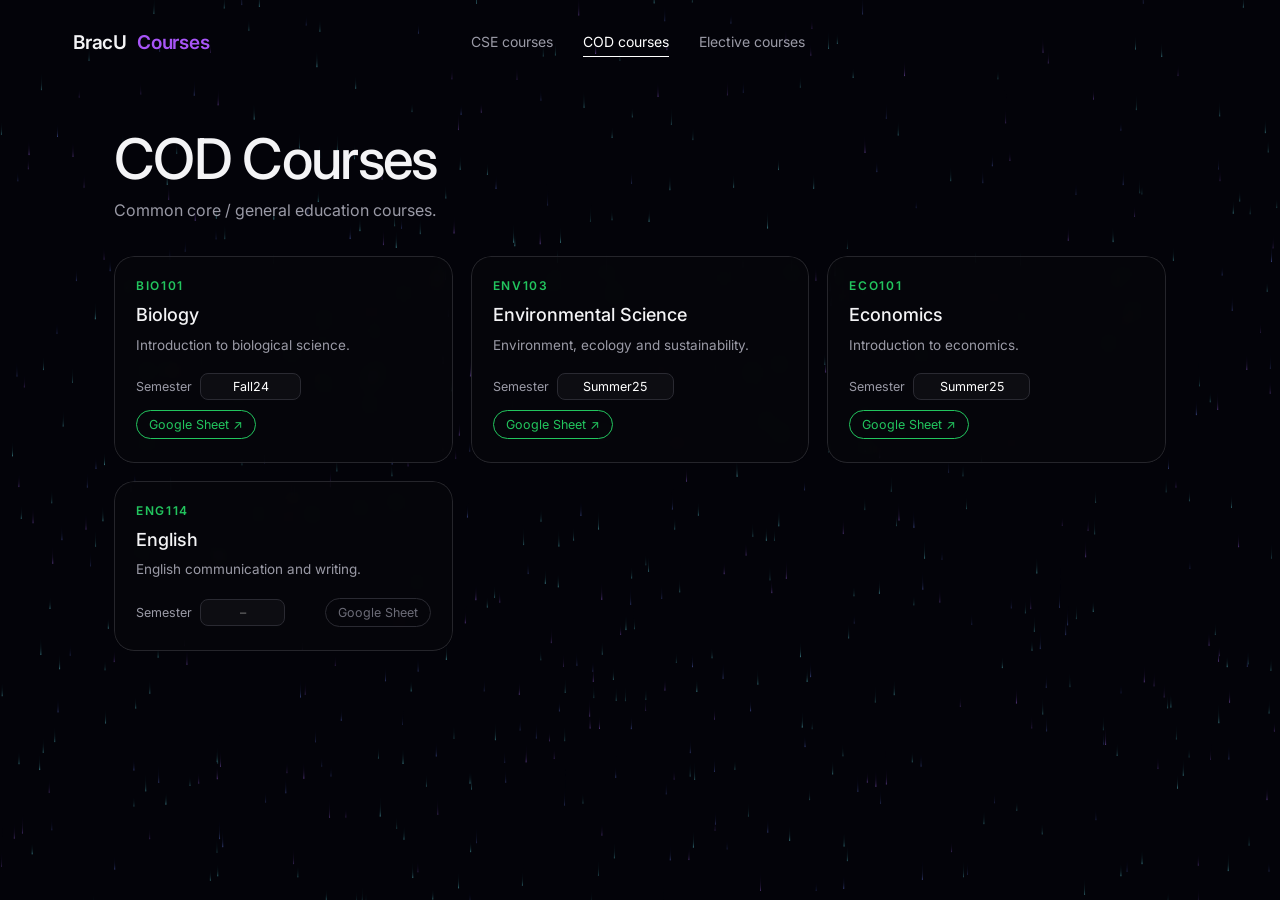
<file: cod.html>
<!doctype html><html lang="en"><head><meta charset="utf-8"><meta name="viewport" content="width=device-width,initial-scale=1">
<title>COD Courses · BracU Courses</title><link rel="preconnect" href="https://fonts.googleapis.com"><link href="https://fonts.googleapis.com/css2?family=Inter:wght@400;500;600&display=swap" rel="stylesheet"><link rel="stylesheet" href="style.css"><script defer src="https://cdn.vercel-insights.com/v1/script.js"></script></head>
<body data-page="cod"><canvas id="fx"></canvas>
<header class="nav"><a class="logo" href="index.html"><b>BracU</b><span>Courses</span></a>
<nav class="tabs"><a href="cse.html" class="">CSE courses</a><a href="cod.html" class="active">COD courses</a><a href="elective.html" class="">Elective courses</a></nav><div class="nav-spacer"></div></header>
<main class="page"><h1>COD Courses</h1><p class="lead" id="lead"></p><div class="grid" id="grid"></div></main>
<script src="courses-data.js"></script><script>document.getElementById('lead').textContent=COURSES['cod'].lead</script><script src="fx.js"></script><script src="nav.js"></script></body></html>
</file>
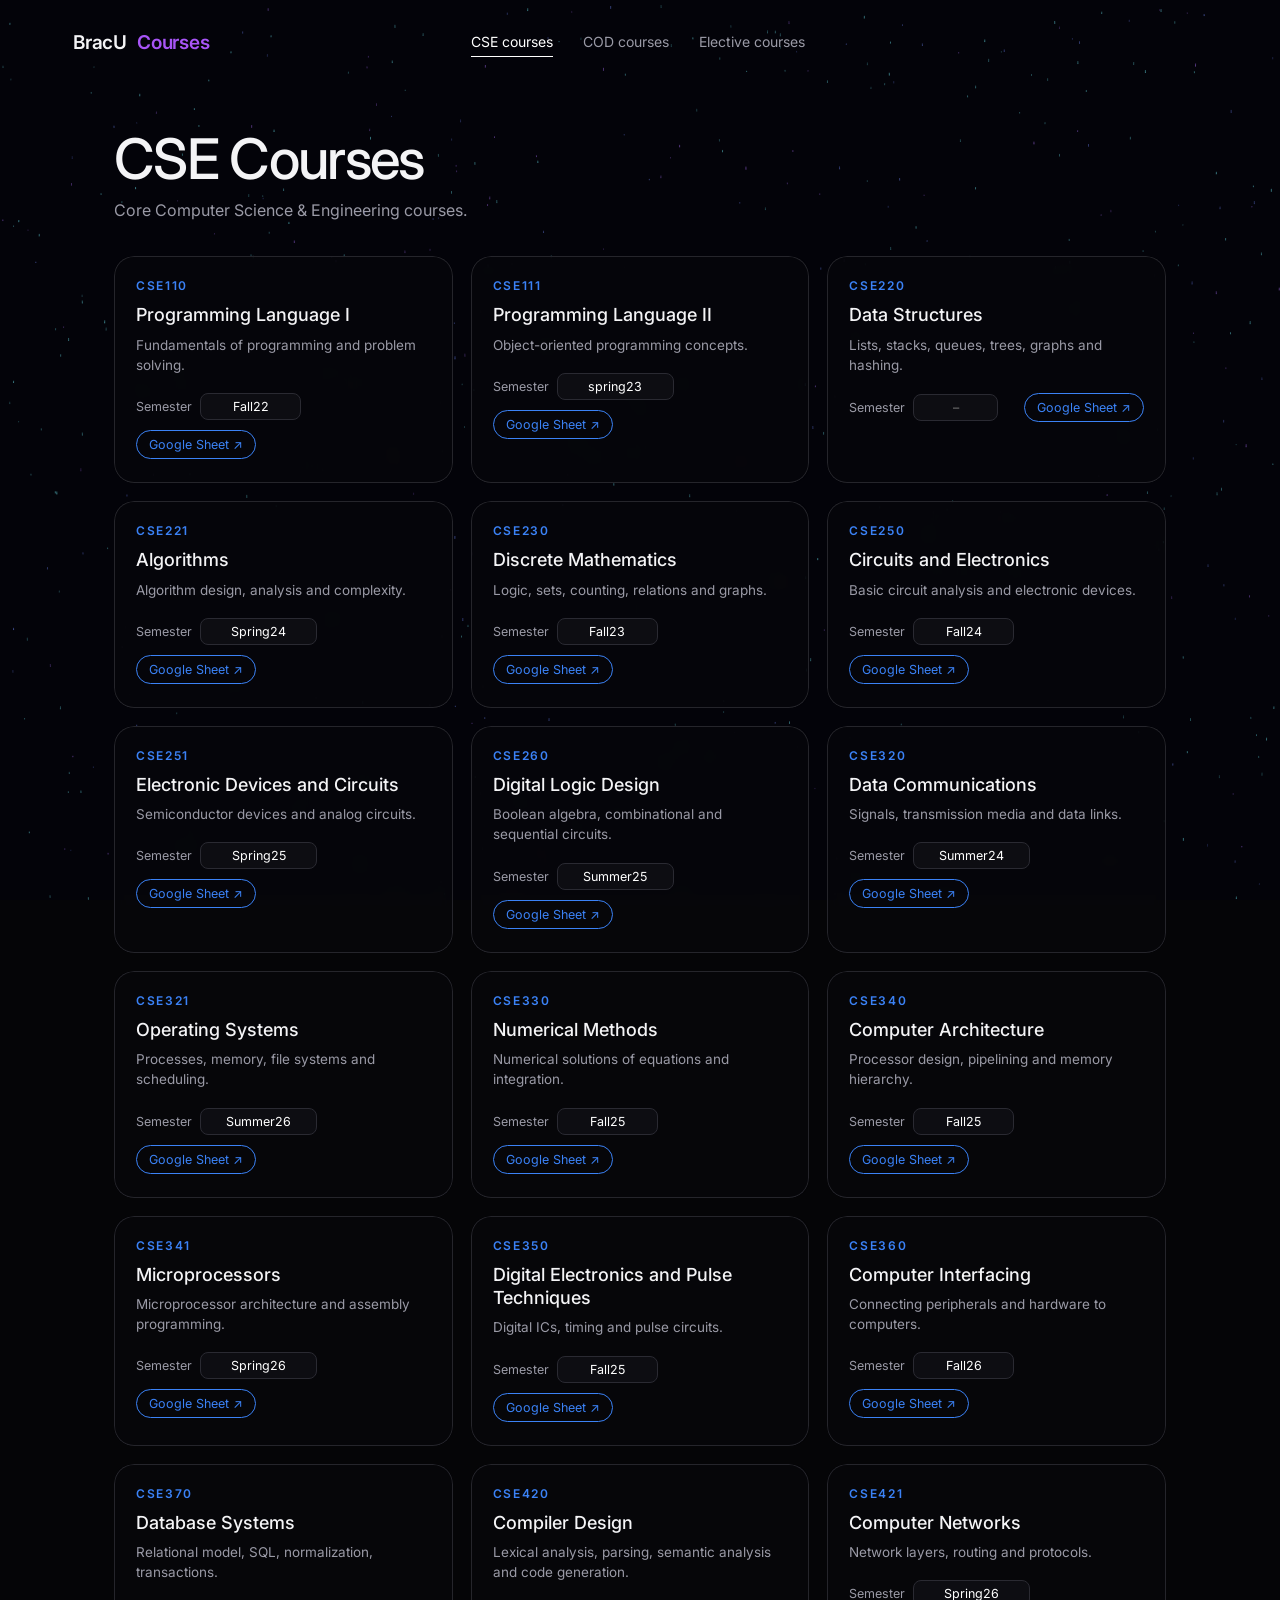
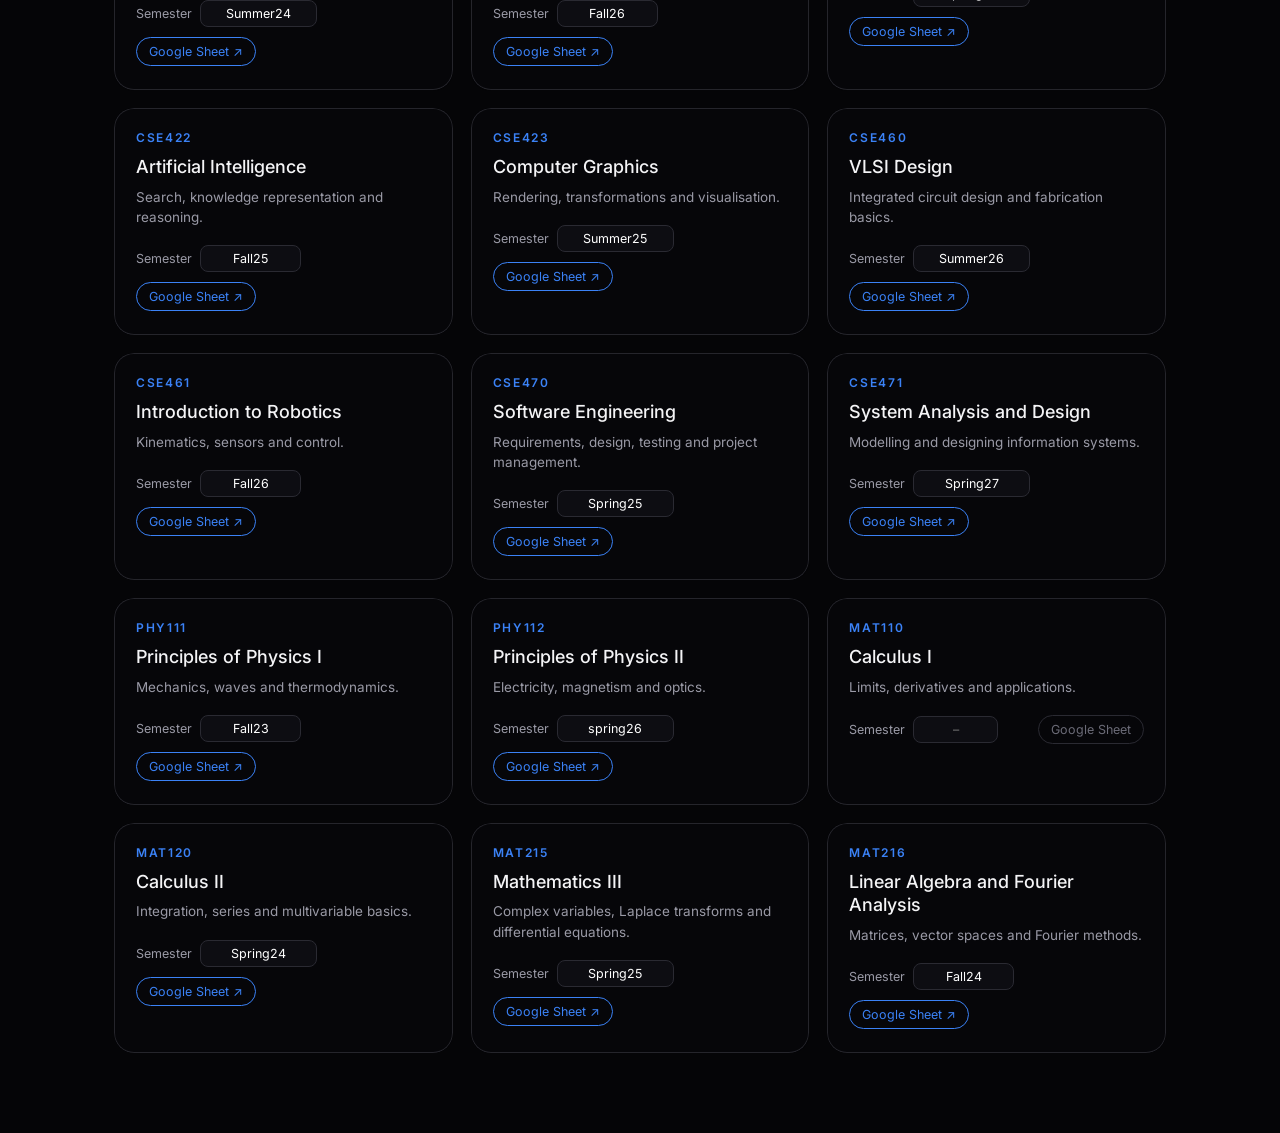
<file: cse.html>
<!doctype html><html lang="en"><head><meta charset="utf-8"><meta name="viewport" content="width=device-width,initial-scale=1">
<title>CSE Courses · BracU Courses</title><link rel="preconnect" href="https://fonts.googleapis.com"><link href="https://fonts.googleapis.com/css2?family=Inter:wght@400;500;600&display=swap" rel="stylesheet"><link rel="stylesheet" href="style.css"><script defer src="https://cdn.vercel-insights.com/v1/script.js"></script></head>
<body data-page="cse"><canvas id="fx"></canvas>
<header class="nav"><a class="logo" href="index.html"><b>BracU</b><span>Courses</span></a>
<nav class="tabs"><a href="cse.html" class="active">CSE courses</a><a href="cod.html" class="">COD courses</a><a href="elective.html" class="">Elective courses</a></nav><div class="nav-spacer"></div></header>
<main class="page"><h1>CSE Courses</h1><p class="lead" id="lead"></p><div class="grid" id="grid"></div></main>
<script src="courses-data.js"></script><script>document.getElementById('lead').textContent=COURSES['cse'].lead</script><script src="fx.js"></script><script src="nav.js"></script></body></html>
</file>
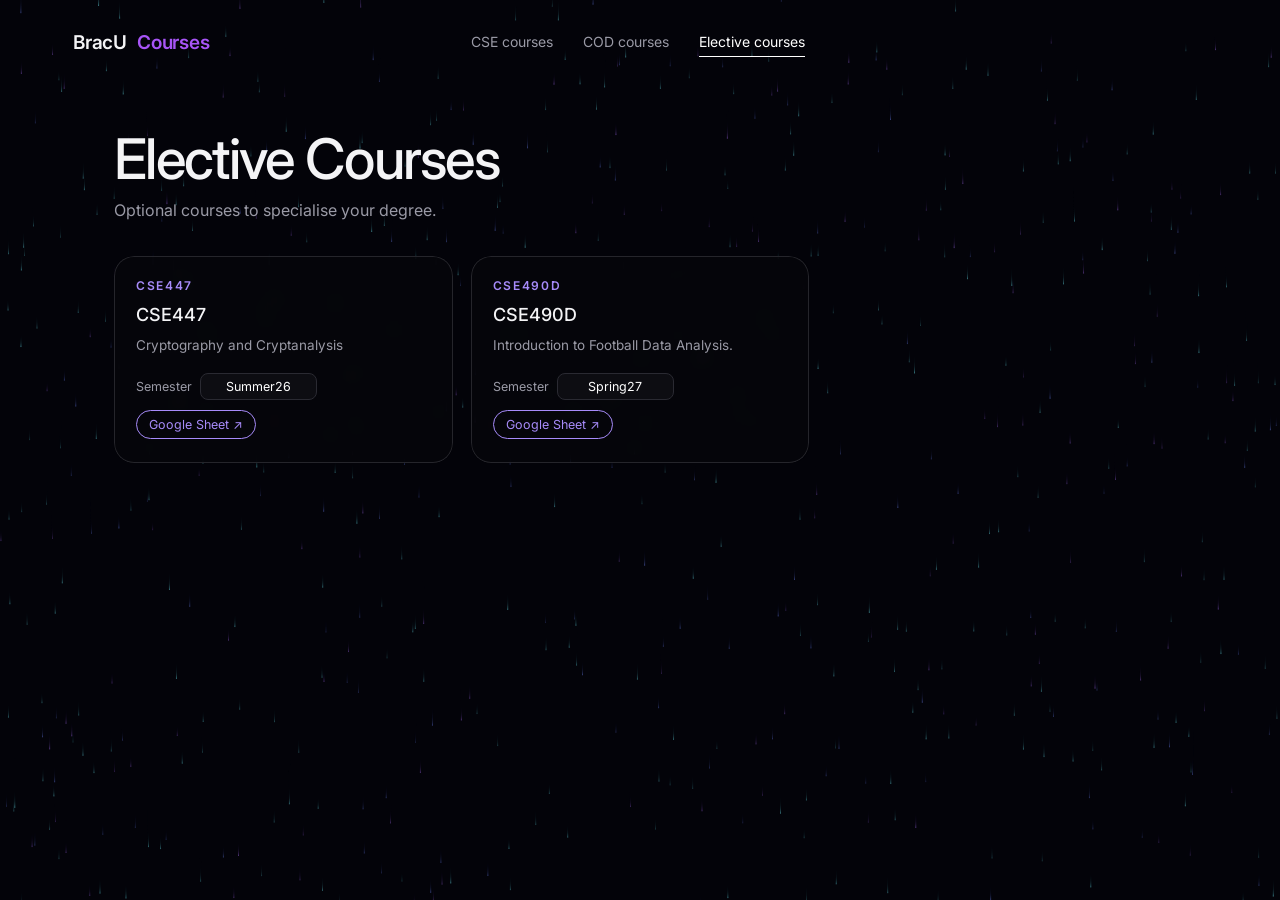
<file: elective.html>
<!doctype html><html lang="en"><head><meta charset="utf-8"><meta name="viewport" content="width=device-width,initial-scale=1">
<title>Elective Courses · BracU Courses</title><link rel="preconnect" href="https://fonts.googleapis.com"><link href="https://fonts.googleapis.com/css2?family=Inter:wght@400;500;600&display=swap" rel="stylesheet"><link rel="stylesheet" href="style.css"><script defer src="https://cdn.vercel-insights.com/v1/script.js"></script></head>
<body data-page="elective"><canvas id="fx"></canvas>
<header class="nav"><a class="logo" href="index.html"><b>BracU</b><span>Courses</span></a>
<nav class="tabs"><a href="cse.html" class="">CSE courses</a><a href="cod.html" class="">COD courses</a><a href="elective.html" class="active">Elective courses</a></nav><div class="nav-spacer"></div></header>
<main class="page"><h1>Elective Courses</h1><p class="lead" id="lead"></p><div class="grid" id="grid"></div></main>
<script src="courses-data.js"></script><script>document.getElementById('lead').textContent=COURSES['elective'].lead</script><script src="fx.js"></script><script src="nav.js"></script></body></html>
</file>
<file: style.css>
@property --angle{syntax:"<angle>";initial-value:0deg;inherits:false}
:root{--bg:#050507;--fg:#f4f4f6;--mut:#9a9aa6;--purple:#7c3aed;--purple2:#a855f7;--line:#232329}
*{box-sizing:border-box;margin:0;padding:0}
html{scroll-behavior:smooth}
body{background:var(--bg);color:var(--fg);font-family:"Inter",system-ui,-apple-system,"Segoe UI",sans-serif;min-height:100vh;overflow-x:hidden;-webkit-font-smoothing:antialiased}
a{color:inherit;text-decoration:none}

/* NAV */
.nav{position:fixed;top:14px;left:50%;transform:translateX(-50%);width:min(1180px,calc(100% - 32px));height:56px;display:flex;align-items:center;justify-content:space-between;padding:0 22px;border-radius:16px;border:1px solid transparent;z-index:50;transition:all .35s ease}
.nav.scrolled{background:rgba(8,8,10,.72);backdrop-filter:blur(14px);-webkit-backdrop-filter:blur(14px);border-color:#26262c;width:min(1080px,calc(100% - 32px))}
.logo{display:flex;align-items:center;gap:10px;font-weight:600;font-size:19px;letter-spacing:-.01em}
.logo svg{width:28px;height:28px}
.logo b{font-weight:600}.logo span{color:var(--purple2)}
.tabs{display:flex;gap:30px;font-size:14px;color:var(--mut)}
.tabs a{padding:6px 0;border-bottom:1.5px solid transparent;transition:color .2s}
.tabs a:hover{color:#fff}
.tabs a.active{color:#fff;border-color:#fff}
.nav-spacer{width:140px}

/* HERO */
.hero{position:relative;min-height:100vh;display:flex;flex-direction:column;align-items:center;justify-content:center;text-align:center;padding:110px 20px 120px;overflow:hidden}
.smoke{position:absolute;inset:0;pointer-events:none;filter:blur(60px)}
.smoke i{position:absolute;border-radius:50%;background:radial-gradient(closest-side,rgba(124,58,237,.75),rgba(88,28,200,.25) 60%,transparent);animation:drift 14s ease-in-out infinite alternate}
.smoke i:nth-child(1){width:520px;height:900px;left:18%;top:-8%;transform:rotate(18deg)}
.smoke i:nth-child(2){width:380px;height:760px;left:34%;top:4%;animation-duration:19s;opacity:.7;transform:rotate(-12deg)}
.smoke i:nth-child(3){width:300px;height:620px;left:8%;top:30%;animation-duration:23s;opacity:.5}
.smoke i:nth-child(4){width:420px;height:700px;right:6%;top:10%;animation-duration:17s;opacity:.35}
@keyframes drift{to{transform:translate(50px,-40px) rotate(8deg) scale(1.12)}}
.grain{position:absolute;inset:0;pointer-events:none;opacity:.18;mix-blend-mode:overlay;background-image:url("data:image/svg+xml;utf8,<svg xmlns='http://www.w3.org/2000/svg' width='200' height='200'><filter id='n'><feTurbulence type='fractalNoise' baseFrequency='.9' numOctaves='2'/></filter><rect width='200' height='200' filter='url(%23n)'/></svg>")}
.hero>*:not(.smoke):not(.grain):not(.ticker){position:relative;z-index:2}
.badge{display:inline-flex;align-items:center;gap:8px;font-size:12px;color:#d8d8e0;padding:7px 16px;border-radius:999px;background:rgba(10,10,14,.7);border:1px solid #34343c;box-shadow:0 0 0 3px rgba(255,255,255,.03);margin-bottom:34px}
h1{font-size:clamp(40px,6.4vw,76px);line-height:1.04;font-weight:500;letter-spacing:-.03em}
h1 .grad{display:block;color:#7c3aed;background:linear-gradient(90deg,#6d28d9,#a855f7);-webkit-background-clip:text;background-clip:text;-webkit-text-fill-color:transparent}
.sub{max-width:560px;margin:30px auto 0;font-size:17px;line-height:1.55;color:#e2e2ea}
.cta-label{margin:46px 0 18px;font-size:12px;letter-spacing:.18em;text-transform:uppercase;color:var(--mut)}

/* COURSES BUTTONS (glowing border light) */
.course-btns{display:flex;gap:22px;flex-wrap:wrap;justify-content:center}
.cbtn{--c:#fff;position:relative;width:210px;height:112px;border-radius:22px;background:#0a0a0b;display:flex;flex-direction:column;align-items:center;justify-content:center;gap:6px;font-size:17px;font-weight:500;color:#dcdce2;isolation:isolate;transition:transform .25s,color .25s,box-shadow .25s}
.cbtn small{font-size:12px;color:var(--mut);font-weight:400}
.cbtn::before{content:"";position:absolute;inset:0;border-radius:inherit;padding:1px;background:#222226;-webkit-mask:linear-gradient(#000 0 0) content-box,linear-gradient(#000 0 0);-webkit-mask-composite:xor;mask-composite:exclude;z-index:-1}
.cbtn::after{content:"";position:absolute;inset:0;border-radius:inherit;padding:1.5px;background:conic-gradient(from var(--angle),transparent 0 72%,color-mix(in srgb,var(--c) 35%,transparent) 84%,var(--c) 96%,transparent 100%);-webkit-mask:linear-gradient(#000 0 0) content-box,linear-gradient(#000 0 0);-webkit-mask-composite:xor;mask-composite:exclude;animation:spin 4.5s linear infinite;z-index:-1}
.cbtn:nth-child(2)::after{animation-delay:-1.5s}.cbtn:nth-child(3)::after{animation-delay:-3s}
@keyframes spin{to{--angle:360deg}}
.cbtn:hover{transform:translateY(-4px);color:#fff;box-shadow:0 14px 40px -14px var(--c)}
.cbtn:hover::after{animation-duration:1.8s}
.cbtn.cse{--c:#3b82f6}.cbtn.cod{--c:#22c55e}.cbtn.elec{--c:#a78bfa}

.ticker{position:absolute;bottom:34px;left:0;right:0;overflow:hidden;-webkit-mask:linear-gradient(90deg,transparent,#000 15%,#000 85%,transparent);mask:linear-gradient(90deg,transparent,#000 15%,#000 85%,transparent);z-index:2}
.ticker div{display:flex;gap:56px;width:max-content;animation:tick 40s linear infinite;color:#b8b8c4;font-size:15px}
.ticker span{white-space:nowrap}.ticker em{font-style:normal;color:var(--purple2);margin-right:8px}
@keyframes tick{to{transform:translateX(-50%)}}

/* COURSE PAGES */
#fx{position:fixed;inset:0;width:100%;height:100%;z-index:0;background:radial-gradient(ellipse at 50% 40%,#0a0b1c,#04040a 70%)}
.page{position:relative;z-index:2;max-width:1100px;margin:0 auto;padding:130px 24px 80px}
.page h1{font-size:clamp(34px,5vw,56px)}
.page .lead{color:var(--mut);margin-top:12px;font-size:16px}
.search{margin:34px 0 26px;width:100%;max-width:420px;background:rgba(10,10,14,.7);border:1px solid #2a2a32;color:#fff;border-radius:14px;padding:13px 18px;font-size:15px;outline:none;backdrop-filter:blur(8px)}
.search:focus{border-color:#6d4cd6}
.grid{display:grid;grid-template-columns:repeat(auto-fill,minmax(250px,1fr));gap:18px}
.card{--c:#a78bfa;position:relative;padding:22px 22px 24px;border-radius:20px;background:rgba(8,8,12,.72);backdrop-filter:blur(8px);isolation:isolate;transition:transform .25s}
.card::before{content:"";position:absolute;inset:0;border-radius:inherit;padding:1px;background:#25252b;-webkit-mask:linear-gradient(#000 0 0) content-box,linear-gradient(#000 0 0);-webkit-mask-composite:xor;mask-composite:exclude;z-index:-1}
.card::after{content:"";position:absolute;inset:0;border-radius:inherit;padding:1.5px;background:conic-gradient(from var(--angle),transparent 0 75%,var(--c) 96%,transparent 100%);-webkit-mask:linear-gradient(#000 0 0) content-box,linear-gradient(#000 0 0);-webkit-mask-composite:xor;mask-composite:exclude;opacity:0;transition:opacity .3s;animation:spin 3.5s linear infinite;z-index:-1}
.card:hover{transform:translateY(-3px)}.card:hover::after{opacity:1}
.code{font-size:12px;letter-spacing:.14em;color:var(--c);font-weight:600}
.card h3{margin:10px 0 8px;font-size:18px;font-weight:500;line-height:1.3}
.card p{font-size:13.5px;color:var(--mut);line-height:1.5}
.meta{margin-top:14px;font-size:12px;color:#7d7d89}
.empty{color:var(--mut);padding:30px 0}
@media(max-width:640px){.tabs{gap:16px;font-size:13px}.nav-spacer{display:none}.logo{font-size:16px}.cbtn{width:100%;max-width:300px}.ticker{display:none}}
.foot{margin-top:18px;display:flex;align-items:center;justify-content:space-between;gap:10px;flex-wrap:wrap}
.sem{display:flex;align-items:center;gap:8px;font-size:12.5px;color:var(--mut)}
.sem input{width:auto;min-width:60px;background:#0d0d12;border:1px solid #2a2a32;color:#fff;border-radius:8px;padding:5px 8px;text-align:center;font:inherit;outline:none;cursor:default;pointer-events:none;caret-color:transparent}
.sheet{font-size:12.5px;padding:6px 12px;border-radius:999px;border:1px solid var(--c);color:var(--c);transition:background .2s}
a.sheet:hover{background:color-mix(in srgb,var(--c) 18%,transparent)}
.sheet.off{border-color:#2a2a32;color:#6b6b77;cursor:not-allowed}
.page .grid{margin-top:36px}
</file>
